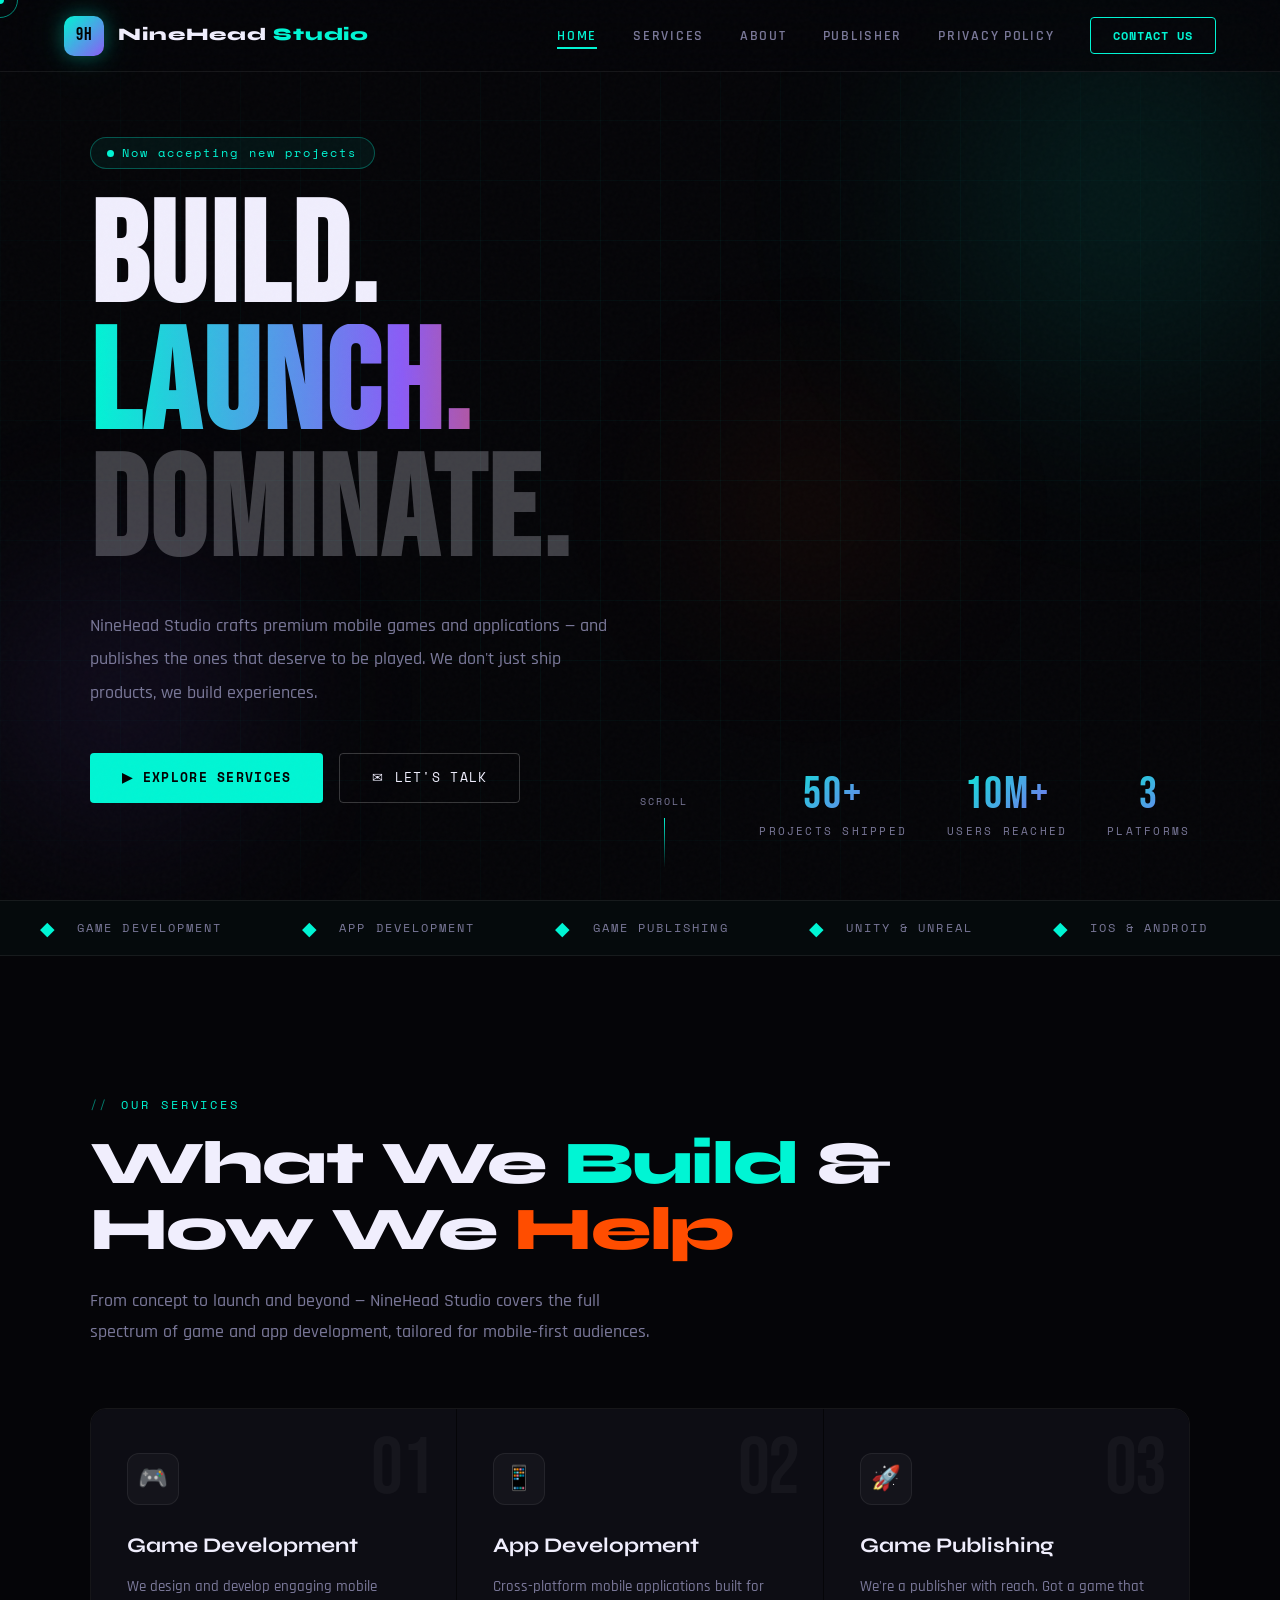
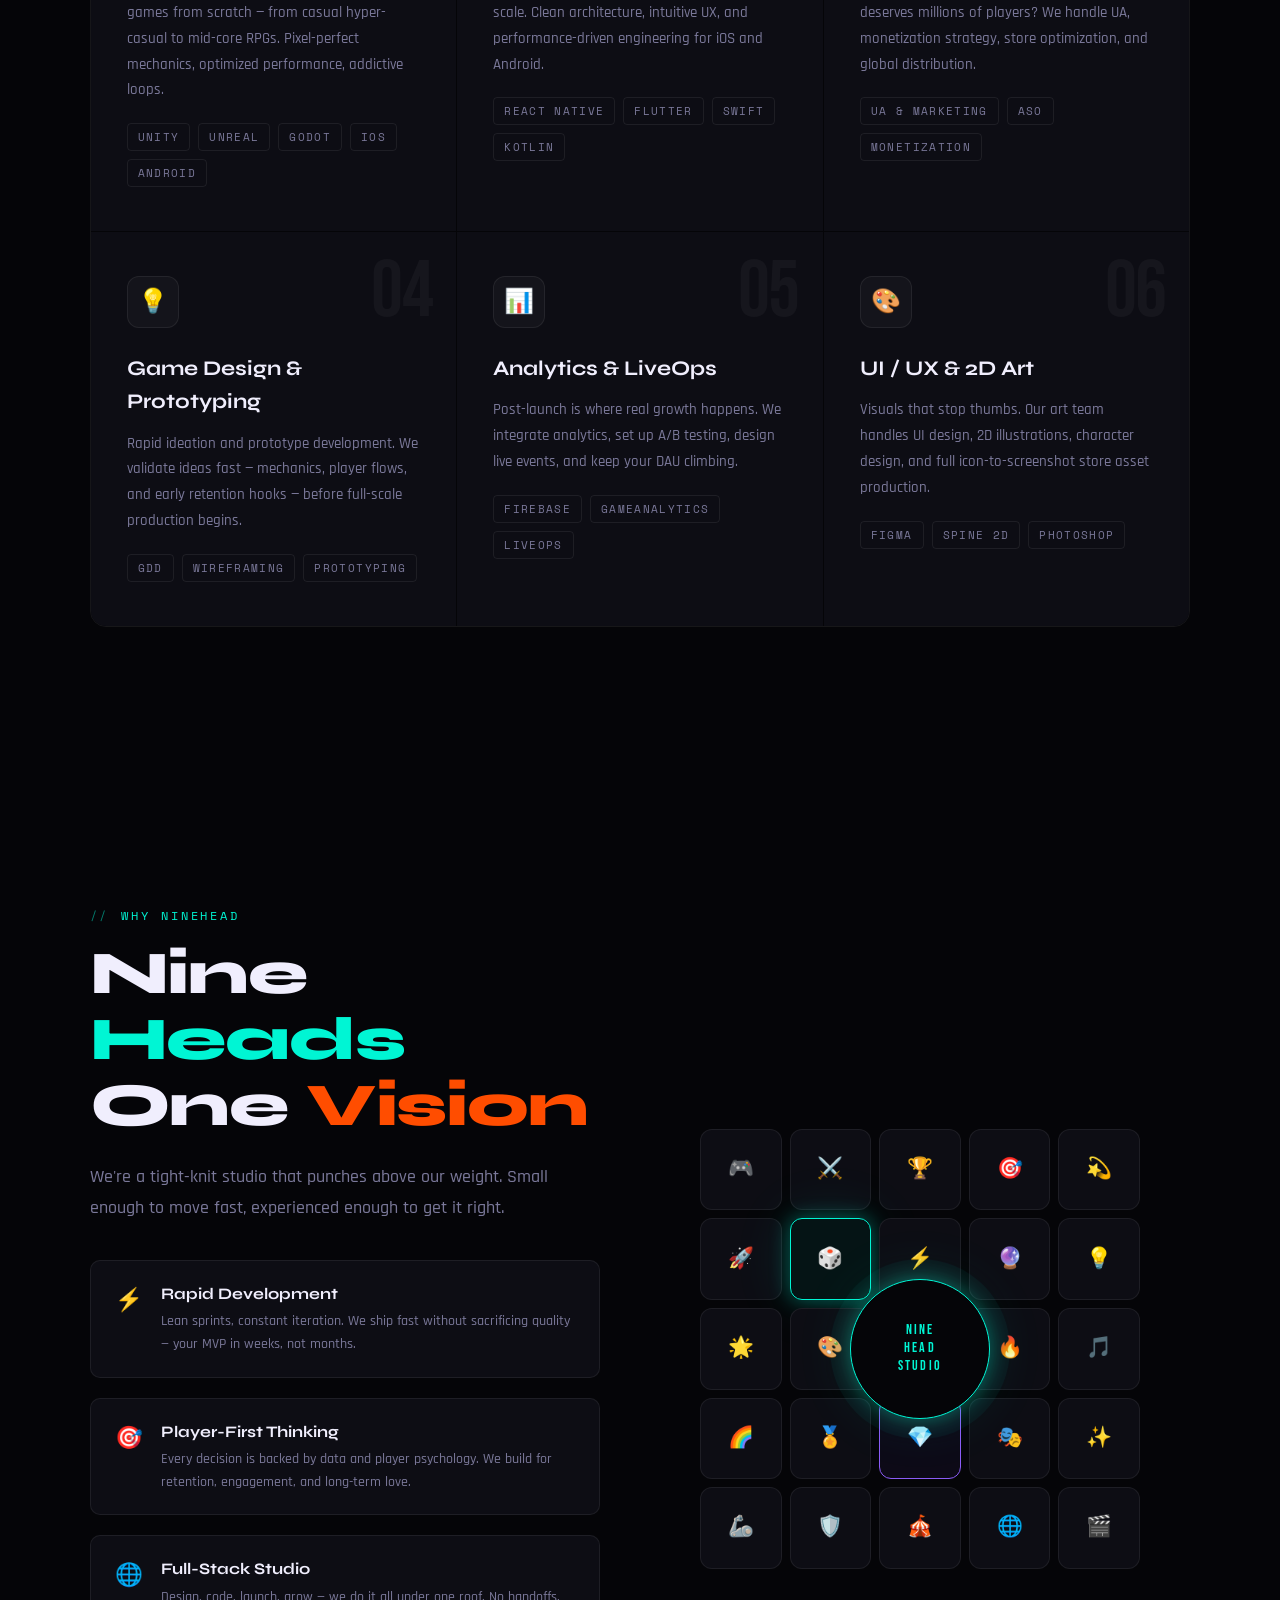
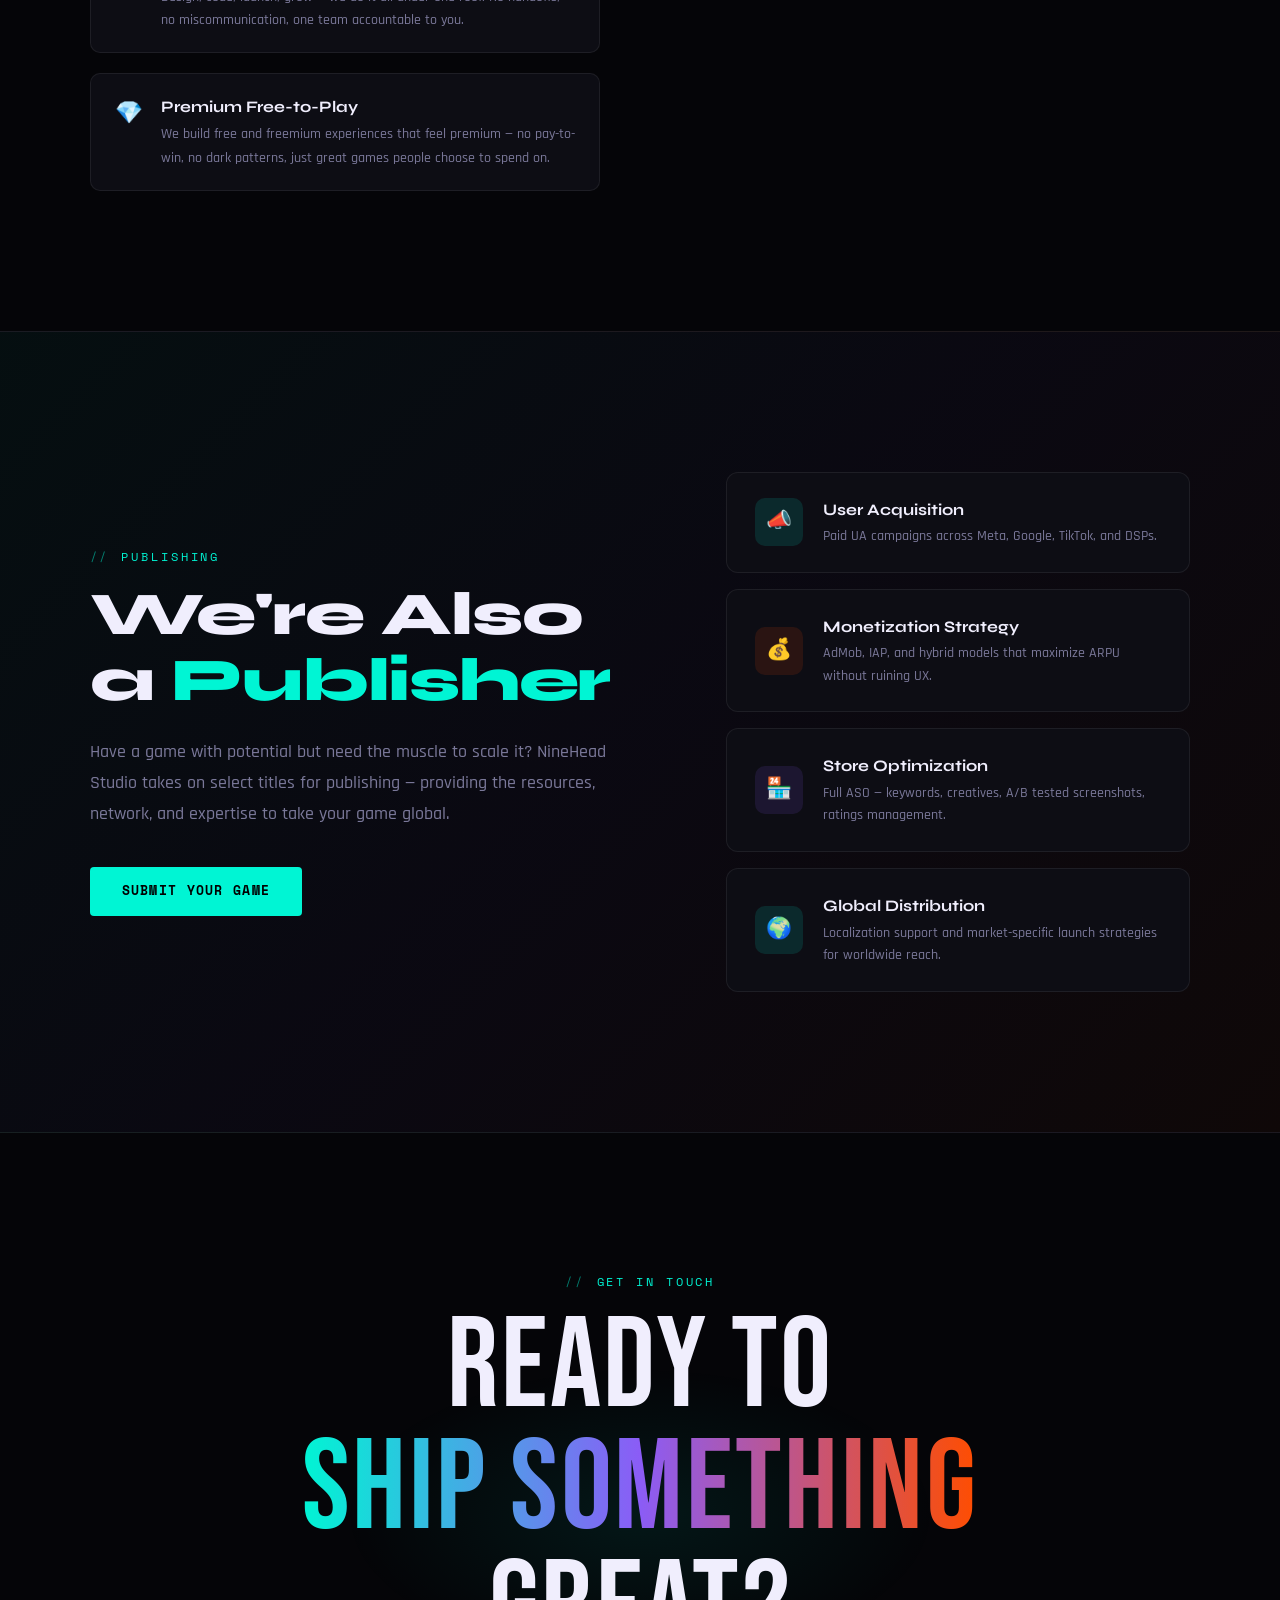
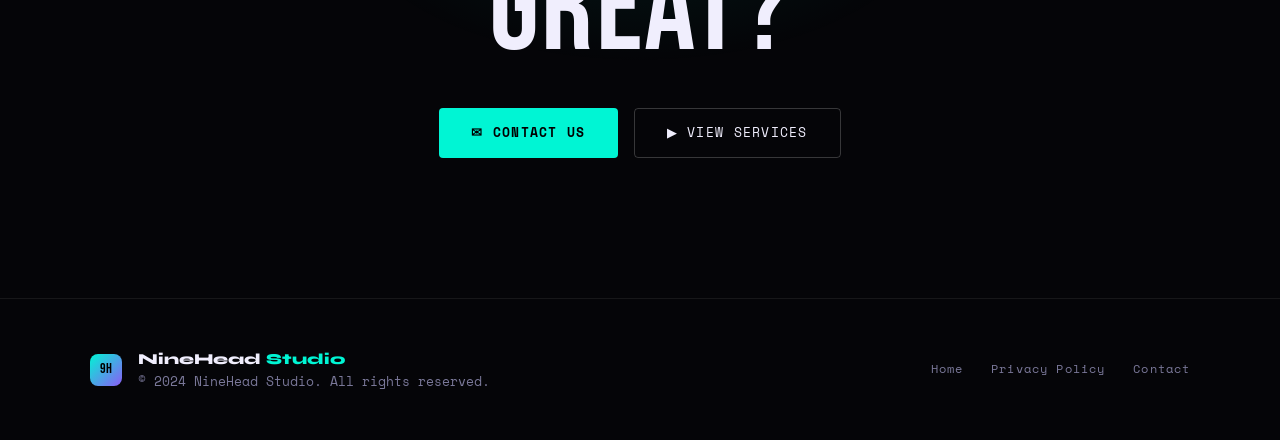
<file: index.html>
<!DOCTYPE html>
<html lang="en">
<head>
  <meta charset="UTF-8" />
  <meta name="viewport" content="width=device-width, initial-scale=1.0" />
  <title>NineHead Studio — Game & App Development</title>
  <meta name="description" content="NineHead Studio — We build, publish, and scale premium games and apps. Your vision, our craft." />
  <meta property="og:title" content="NineHead Studio" />
  <meta property="og:description" content="Game & App Development | Publisher | We build premium digital experiences." />
  <meta name="theme-color" content="#00f5d4" />
  <link rel="icon" type="image/svg+xml" href="data:image/svg+xml,<svg xmlns='http://www.w3.org/2000/svg' viewBox='0 0 100 100'><rect width='100' height='100' rx='20' fill='%2300f5d4'/><text y='.9em' font-size='80' font-family='serif' fill='%23000'>9</text></svg>" />
  <link rel="stylesheet" href="css/style.css" />
</head>
<body>

<!-- Custom Cursor -->
<div class="cursor-dot"></div>
<div class="cursor-ring"></div>

<!-- ─── NAVIGATION ─── -->
<nav class="nav">
  <a href="index.html" class="nav-logo">
    <div class="nav-logo-icon">9H</div>
    <div class="nav-logo-text">NineHead <span>Studio</span></div>
  </a>

  <button class="nav-hamburger" aria-label="Toggle menu">
    <span></span><span></span><span></span>
  </button>

  <ul class="nav-links">
    <li><a href="index.html" class="active">Home</a></li>
    <li><a href="#services">Services</a></li>
    <li><a href="#about">About</a></li>
    <li><a href="#publisher">Publisher</a></li>
    <li><a href="privacy-policy.html">Privacy Policy</a></li>
    <li><a href="mailto:dua.sahil9@gmail.com" class="nav-cta">Contact Us</a></li>
  </ul>
</nav>

<!-- ─── HERO ─── -->
<section class="hero">
  <div class="hero-grid-bg"></div>
  <div class="hero-orb hero-orb-1"></div>
  <div class="hero-orb hero-orb-2"></div>
  <div class="hero-orb hero-orb-3"></div>

  <div class="hero-content">
    <div class="hero-badge">
      <span class="hero-badge-dot"></span>
      Now accepting new projects
    </div>

    <h1 class="hero-title">
      <span class="line1">BUILD.</span>
      <span class="line2">LAUNCH.</span>
      <span class="line3">DOMINATE.</span>
    </h1>

    <p class="hero-desc">
      NineHead Studio crafts premium mobile games and applications — and publishes the ones that deserve to be played. We don't just ship products, we build experiences.
    </p>

    <div class="hero-actions">
      <a href="#services" class="btn btn-primary">
        <span>&#9654;</span> Explore Services
      </a>
      <a href="mailto:dua.sahil9@gmail.com" class="btn btn-outline">
        <span>✉</span> Let's Talk
      </a>
    </div>
  </div>

  <div class="hero-stats">
    <div class="hero-stat">
      <div class="hero-stat-num" data-count="50" data-suffix="+">0+</div>
      <div class="hero-stat-label">Projects Shipped</div>
    </div>
    <div class="hero-stat">
      <div class="hero-stat-num" data-count="10" data-suffix="M+">0M+</div>
      <div class="hero-stat-label">Users Reached</div>
    </div>
    <div class="hero-stat">
      <div class="hero-stat-num" data-count="3" data-suffix="">0</div>
      <div class="hero-stat-label">Platforms</div>
    </div>
  </div>

  <div class="hero-scroll">
    <div class="hero-scroll-text">SCROLL</div>
    <div class="hero-scroll-line"></div>
  </div>
</section>

<!-- ─── MARQUEE ─── -->
<div class="marquee-wrap">
  <div class="marquee-track">
    <!-- First set -->
    <div class="marquee-item"><span class="dot">◆</span> Game Development</div>
    <div class="marquee-item"><span class="dot">◆</span> App Development</div>
    <div class="marquee-item"><span class="dot">◆</span> Game Publishing</div>
    <div class="marquee-item"><span class="dot">◆</span> Unity &amp; Unreal</div>
    <div class="marquee-item"><span class="dot">◆</span> iOS &amp; Android</div>
    <div class="marquee-item"><span class="dot">◆</span> Monetization</div>
    <div class="marquee-item"><span class="dot">◆</span> ASO Optimization</div>
    <div class="marquee-item"><span class="dot">◆</span> UI / UX Design</div>
    <div class="marquee-item"><span class="dot">◆</span> LiveOps Support</div>
    <!-- Duplicate for seamless loop -->
    <div class="marquee-item"><span class="dot">◆</span> Game Development</div>
    <div class="marquee-item"><span class="dot">◆</span> App Development</div>
    <div class="marquee-item"><span class="dot">◆</span> Game Publishing</div>
    <div class="marquee-item"><span class="dot">◆</span> Unity &amp; Unreal</div>
    <div class="marquee-item"><span class="dot">◆</span> iOS &amp; Android</div>
    <div class="marquee-item"><span class="dot">◆</span> Monetization</div>
    <div class="marquee-item"><span class="dot">◆</span> ASO Optimization</div>
    <div class="marquee-item"><span class="dot">◆</span> UI / UX Design</div>
    <div class="marquee-item"><span class="dot">◆</span> LiveOps Support</div>
  </div>
</div>

<!-- ─── SERVICES ─── -->
<section class="section" id="services">
  <div class="section-label reveal">Our Services</div>
  <div class="section-title reveal">
    What We <span class="highlight">Build</span> &amp;<br>
    How We <span class="fire">Help</span>
  </div>
  <p class="section-sub reveal">
    From concept to launch and beyond — NineHead Studio covers the full spectrum of game and app development, tailored for mobile-first audiences.
  </p>

  <div class="services-grid">

    <div class="service-card reveal">
      <div class="service-number">01</div>
      <div class="service-icon">🎮</div>
      <h3 class="service-title">Game Development</h3>
      <p class="service-desc">We design and develop engaging mobile games from scratch — from casual hyper-casual to mid-core RPGs. Pixel-perfect mechanics, optimized performance, addictive loops.</p>
      <div class="service-tags">
        <span class="service-tag">Unity</span>
        <span class="service-tag">Unreal</span>
        <span class="service-tag">Godot</span>
        <span class="service-tag">iOS</span>
        <span class="service-tag">Android</span>
      </div>
    </div>

    <div class="service-card reveal reveal-delay-1">
      <div class="service-number">02</div>
      <div class="service-icon">📱</div>
      <h3 class="service-title">App Development</h3>
      <p class="service-desc">Cross-platform mobile applications built for scale. Clean architecture, intuitive UX, and performance-driven engineering for iOS and Android.</p>
      <div class="service-tags">
        <span class="service-tag">React Native</span>
        <span class="service-tag">Flutter</span>
        <span class="service-tag">Swift</span>
        <span class="service-tag">Kotlin</span>
      </div>
    </div>

    <div class="service-card reveal reveal-delay-2">
      <div class="service-number">03</div>
      <div class="service-icon">🚀</div>
      <h3 class="service-title">Game Publishing</h3>
      <p class="service-desc">We're a publisher with reach. Got a game that deserves millions of players? We handle UA, monetization strategy, store optimization, and global distribution.</p>
      <div class="service-tags">
        <span class="service-tag">UA &amp; Marketing</span>
        <span class="service-tag">ASO</span>
        <span class="service-tag">Monetization</span>
      </div>
    </div>

    <div class="service-card reveal">
      <div class="service-number">04</div>
      <div class="service-icon">💡</div>
      <h3 class="service-title">Game Design &amp; Prototyping</h3>
      <p class="service-desc">Rapid ideation and prototype development. We validate ideas fast — mechanics, player flows, and early retention hooks — before full-scale production begins.</p>
      <div class="service-tags">
        <span class="service-tag">GDD</span>
        <span class="service-tag">Wireframing</span>
        <span class="service-tag">Prototyping</span>
      </div>
    </div>

    <div class="service-card reveal reveal-delay-1">
      <div class="service-number">05</div>
      <div class="service-icon">📊</div>
      <h3 class="service-title">Analytics &amp; LiveOps</h3>
      <p class="service-desc">Post-launch is where real growth happens. We integrate analytics, set up A/B testing, design live events, and keep your DAU climbing.</p>
      <div class="service-tags">
        <span class="service-tag">Firebase</span>
        <span class="service-tag">GameAnalytics</span>
        <span class="service-tag">LiveOps</span>
      </div>
    </div>

    <div class="service-card reveal reveal-delay-2">
      <div class="service-number">06</div>
      <div class="service-icon">🎨</div>
      <h3 class="service-title">UI / UX &amp; 2D Art</h3>
      <p class="service-desc">Visuals that stop thumbs. Our art team handles UI design, 2D illustrations, character design, and full icon-to-screenshot store asset production.</p>
      <div class="service-tags">
        <span class="service-tag">Figma</span>
        <span class="service-tag">Spine 2D</span>
        <span class="service-tag">Photoshop</span>
      </div>
    </div>

  </div>
</section>

<!-- ─── ABOUT / WHY US ─── -->
<section class="section" id="about">
  <div class="about-wrap">
    <div>
      <div class="section-label reveal">Why NineHead</div>
      <h2 class="section-title reveal">
        Nine <span class="highlight">Heads</span><br>One <span class="fire">Vision</span>
      </h2>
      <p class="section-sub reveal">We're a tight-knit studio that punches above our weight. Small enough to move fast, experienced enough to get it right.</p>

      <div class="feature-list">
        <div class="feature-item reveal">
          <div class="feature-icon">⚡</div>
          <div class="feature-text">
            <h4>Rapid Development</h4>
            <p>Lean sprints, constant iteration. We ship fast without sacrificing quality — your MVP in weeks, not months.</p>
          </div>
        </div>
        <div class="feature-item reveal reveal-delay-1">
          <div class="feature-icon">🎯</div>
          <div class="feature-text">
            <h4>Player-First Thinking</h4>
            <p>Every decision is backed by data and player psychology. We build for retention, engagement, and long-term love.</p>
          </div>
        </div>
        <div class="feature-item reveal reveal-delay-2">
          <div class="feature-icon">🌐</div>
          <div class="feature-text">
            <h4>Full-Stack Studio</h4>
            <p>Design, code, launch, grow — we do it all under one roof. No handoffs, no miscommunication, one team accountable to you.</p>
          </div>
        </div>
        <div class="feature-item reveal reveal-delay-3">
          <div class="feature-icon">💎</div>
          <div class="feature-text">
            <h4>Premium Free-to-Play</h4>
            <p>We build free and freemium experiences that feel premium — no pay-to-win, no dark patterns, just great games people choose to spend on.</p>
          </div>
        </div>
      </div>
    </div>

    <div class="about-visual reveal">
      <div class="about-hex-grid">
        <div class="about-hex">🎮</div>
        <div class="about-hex">⚔️</div>
        <div class="about-hex">🏆</div>
        <div class="about-hex">🎯</div>
        <div class="about-hex">💫</div>
        <div class="about-hex">🚀</div>
        <div class="about-hex">🎲</div>
        <div class="about-hex">⚡</div>
        <div class="about-hex">🔮</div>
        <div class="about-hex">💡</div>
        <div class="about-hex">🌟</div>
        <div class="about-hex">🎨</div>
        <div class="about-hex">📱</div>
        <div class="about-hex">🔥</div>
        <div class="about-hex">🎵</div>
        <div class="about-hex">🌈</div>
        <div class="about-hex">🏅</div>
        <div class="about-hex">💎</div>
        <div class="about-hex">🎭</div>
        <div class="about-hex">✨</div>
        <div class="about-hex">🦾</div>
        <div class="about-hex">🛡️</div>
        <div class="about-hex">🎪</div>
        <div class="about-hex">🌐</div>
        <div class="about-hex">🎬</div>
      </div>
      <div class="about-center-badge">
        <div class="about-center-badge-text">NINE<br>HEAD<br>STUDIO</div>
      </div>
    </div>
  </div>
</section>

<!-- ─── PUBLISHER ─── -->
<section class="section publisher-section" id="publisher">
  <div class="publisher-inner">
    <div>
      <div class="section-label reveal">Publishing</div>
      <h2 class="section-title reveal">
        We're Also a <span class="highlight">Publisher</span>
      </h2>
      <p class="section-sub reveal">
        Have a game with potential but need the muscle to scale it? NineHead Studio takes on select titles for publishing — providing the resources, network, and expertise to take your game global.
      </p>
      <br>
      <div class="hero-actions reveal" style="margin-top: 12px;">
        <a href="mailto:dua.sahil9@gmail.com" class="btn btn-primary">Submit Your Game</a>
      </div>
    </div>

    <div class="pub-cards">
      <div class="pub-card reveal">
        <div class="pub-card-icon neon">📣</div>
        <div>
          <h4>User Acquisition</h4>
          <p>Paid UA campaigns across Meta, Google, TikTok, and DSPs.</p>
        </div>
      </div>
      <div class="pub-card reveal reveal-delay-1">
        <div class="pub-card-icon fire">💰</div>
        <div>
          <h4>Monetization Strategy</h4>
          <p>AdMob, IAP, and hybrid models that maximize ARPU without ruining UX.</p>
        </div>
      </div>
      <div class="pub-card reveal reveal-delay-2">
        <div class="pub-card-icon pur">🏪</div>
        <div>
          <h4>Store Optimization</h4>
          <p>Full ASO — keywords, creatives, A/B tested screenshots, ratings management.</p>
        </div>
      </div>
      <div class="pub-card reveal reveal-delay-3">
        <div class="pub-card-icon neon">🌍</div>
        <div>
          <h4>Global Distribution</h4>
          <p>Localization support and market-specific launch strategies for worldwide reach.</p>
        </div>
      </div>
    </div>
  </div>
</section>

<!-- ─── CTA ─── -->
<section class="section cta-section">
  <div class="section-label reveal" style="justify-content:center;">Get in touch</div>
  <div class="cta-big reveal">
    READY TO<br><span>SHIP SOMETHING</span><br>GREAT?
  </div>
  <div class="cta-actions reveal">
    <a href="mailto:dua.sahil9@gmail.com" class="btn btn-primary">✉ Contact Us</a>
    <a href="#services" class="btn btn-outline">&#9654; View Services</a>
  </div>
</section>

<!-- ─── FOOTER ─── -->
<footer>
  <div class="footer-left">
    <div class="footer-logo-icon">9H</div>
    <div>
      <div class="footer-brand">NineHead <span>Studio</span></div>
      <div class="footer-copy">© 2024 NineHead Studio. All rights reserved.</div>
    </div>
  </div>
  <div class="footer-links">
    <a href="index.html">Home</a>
    <a href="privacy-policy.html">Privacy Policy</a>
    <a href="mailto:dua.sahil9@gmail.com">Contact</a>
  </div>
</footer>

<script src="js/main.js"></script>
</body>
</html>
</file>
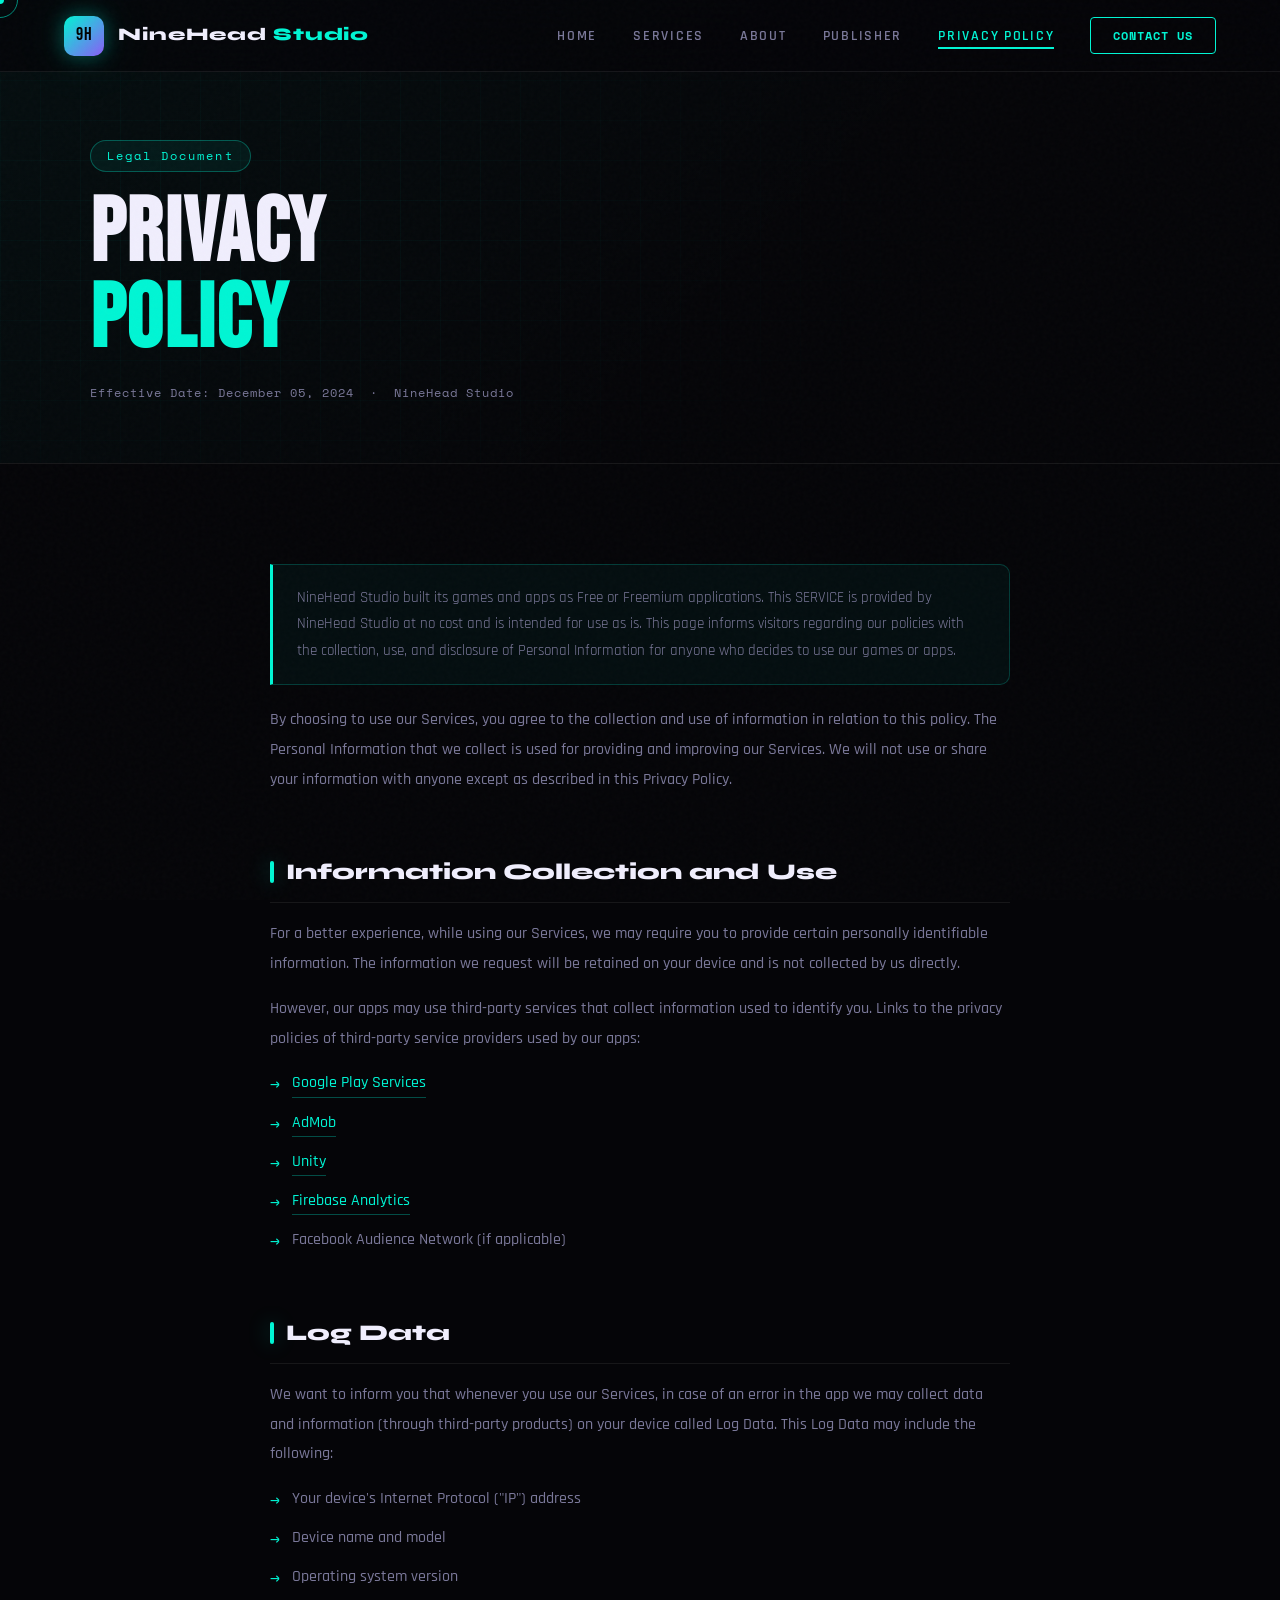
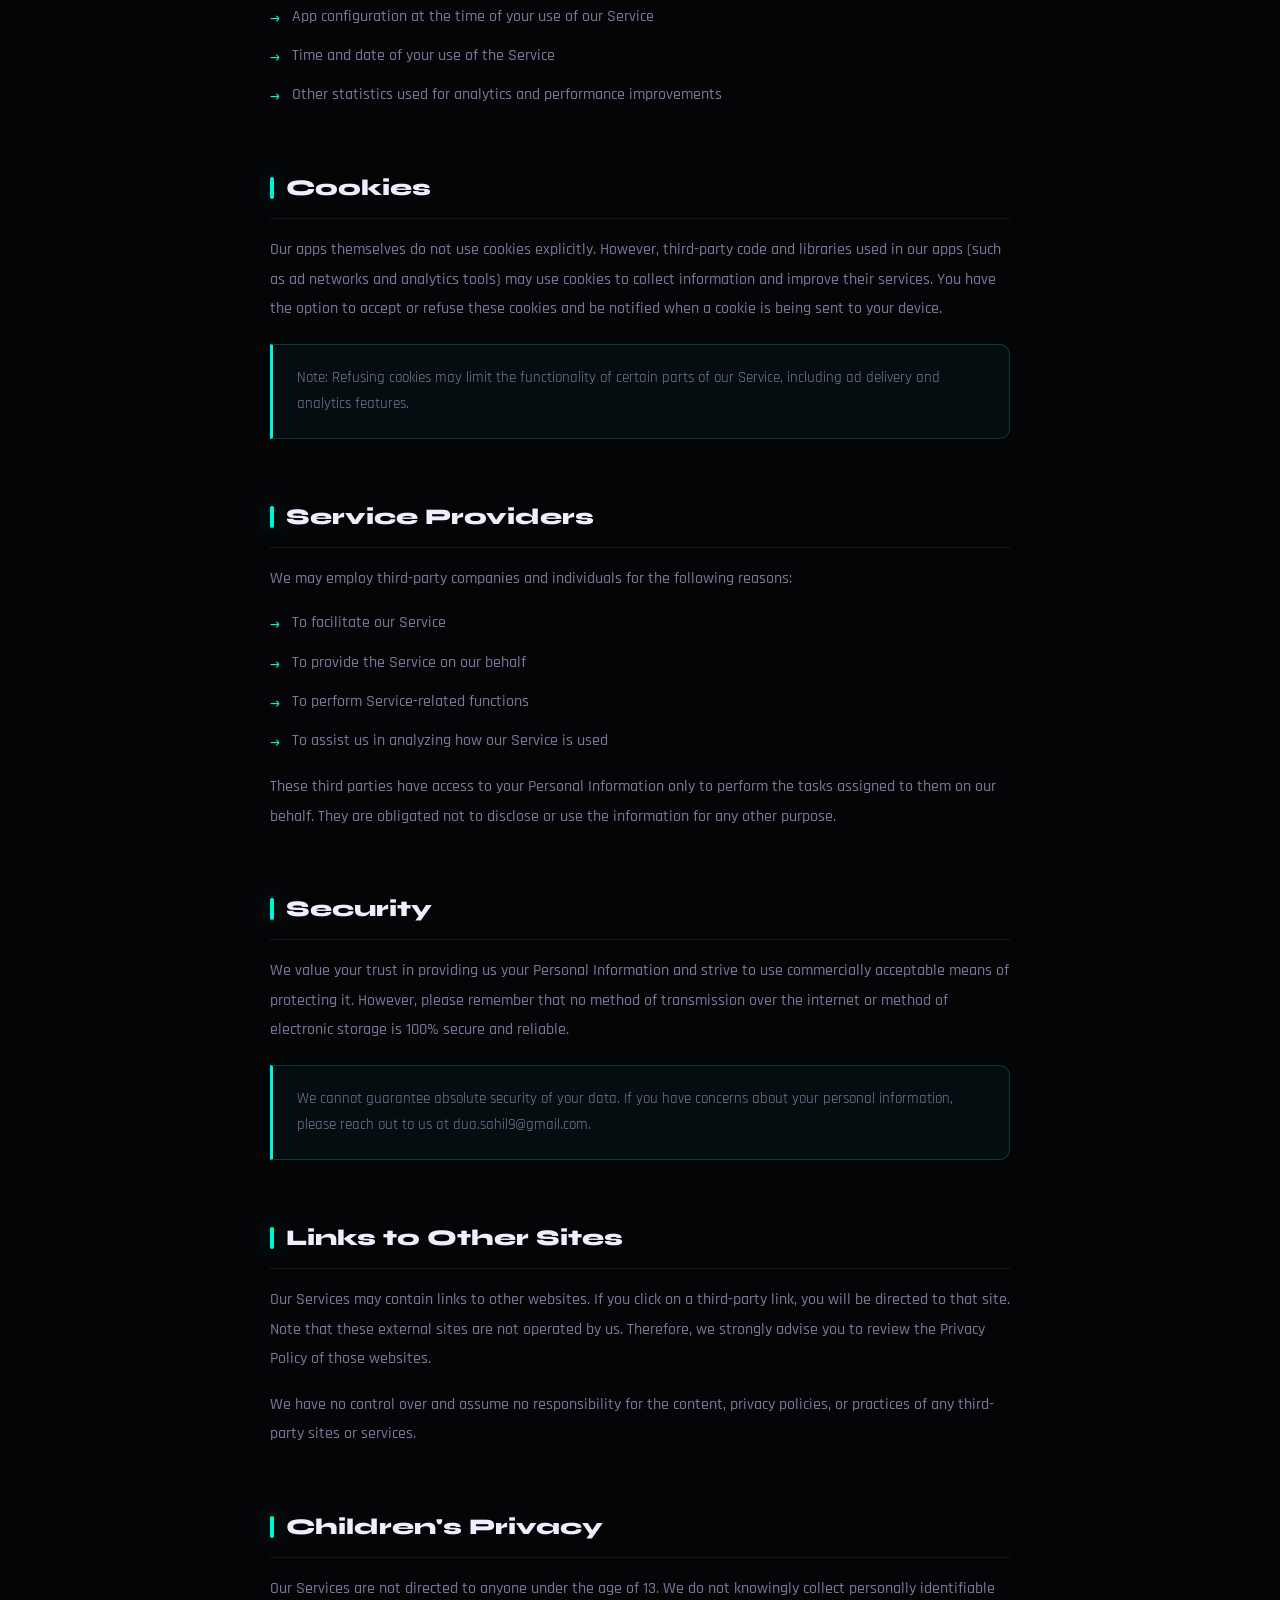
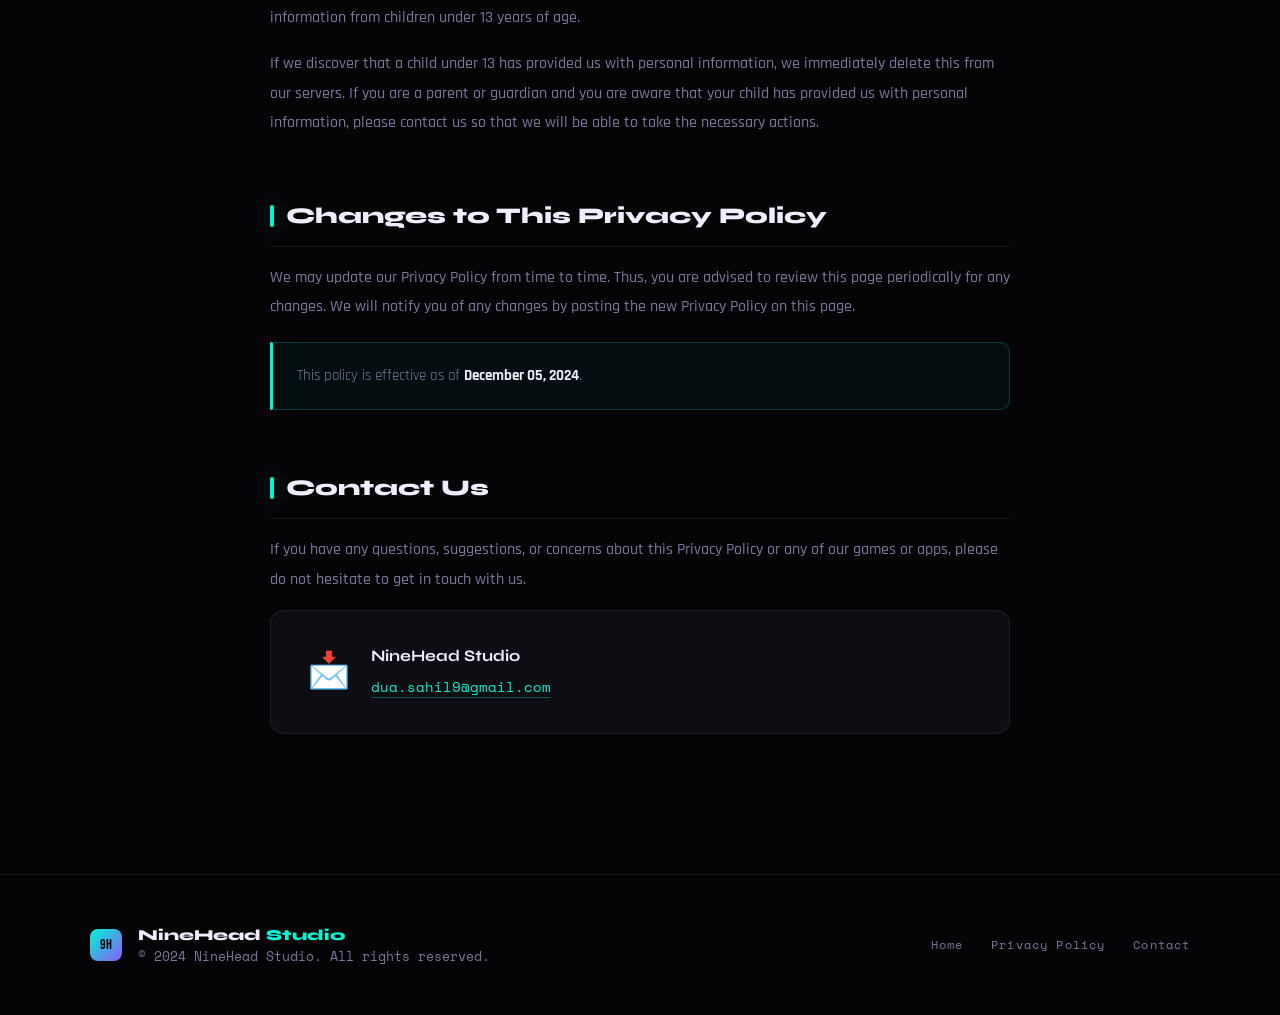
<file: privacy-policy.html>
<!DOCTYPE html>
<html lang="en">
<head>
  <meta charset="UTF-8" />
  <meta name="viewport" content="width=device-width, initial-scale=1.0" />
  <title>Privacy Policy — NineHead Studio</title>
  <meta name="description" content="Privacy Policy for NineHead Studio games and applications." />
  <meta name="theme-color" content="#00f5d4" />
  <link rel="icon" type="image/svg+xml" href="data:image/svg+xml,<svg xmlns='http://www.w3.org/2000/svg' viewBox='0 0 100 100'><rect width='100' height='100' rx='20' fill='%2300f5d4'/><text y='.9em' font-size='80' font-family='serif' fill='%23000'>9</text></svg>" />
  <link rel="stylesheet" href="css/style.css" />
</head>
<body>

<!-- Custom Cursor -->
<div class="cursor-dot"></div>
<div class="cursor-ring"></div>

<!-- ─── NAVIGATION ─── -->
<nav class="nav">
  <a href="index.html" class="nav-logo">
    <div class="nav-logo-icon">9H</div>
    <div class="nav-logo-text">NineHead <span>Studio</span></div>
  </a>

  <button class="nav-hamburger" aria-label="Toggle menu">
    <span></span><span></span><span></span>
  </button>

  <ul class="nav-links">
    <li><a href="index.html">Home</a></li>
    <li><a href="index.html#services">Services</a></li>
    <li><a href="index.html#about">About</a></li>
    <li><a href="index.html#publisher">Publisher</a></li>
    <li><a href="privacy-policy.html" class="active">Privacy Policy</a></li>
    <li><a href="mailto:dua.sahil9@gmail.com" class="nav-cta">Contact Us</a></li>
  </ul>
</nav>

<!-- ─── HERO ─── -->
<div class="pp-hero">
  <div class="pp-hero-bg"></div>
  <div class="pp-hero-grid"></div>
  <div class="pp-badge">Legal Document</div>
  <h1 class="pp-title">Privacy<br><span>Policy</span></h1>
  <p class="pp-meta">Effective Date: December 05, 2024 &nbsp;·&nbsp; NineHead Studio</p>
</div>

<!-- ─── CONTENT ─── -->
<div class="pp-content">

  <!-- Intro -->
  <div class="pp-section reveal">
    <div class="pp-highlight-box">
      NineHead Studio built its games and apps as Free or Freemium applications. This SERVICE is provided by NineHead Studio at no cost and is intended for use as is. This page informs visitors regarding our policies with the collection, use, and disclosure of Personal Information for anyone who decides to use our games or apps.
    </div>
    <p class="pp-text">
      By choosing to use our Services, you agree to the collection and use of information in relation to this policy. The Personal Information that we collect is used for providing and improving our Services. We will not use or share your information with anyone except as described in this Privacy Policy.
    </p>
  </div>

  <!-- Information Collection -->
  <div class="pp-section reveal">
    <h2 class="pp-section-title">Information Collection and Use</h2>
    <p class="pp-text">
      For a better experience, while using our Services, we may require you to provide certain personally identifiable information. The information we request will be retained on your device and is not collected by us directly.
    </p>
    <p class="pp-text">
      However, our apps may use third-party services that collect information used to identify you. Links to the privacy policies of third-party service providers used by our apps:
    </p>
    <ul class="pp-list">
      <li><a href="https://policies.google.com/privacy" target="_blank" rel="noopener noreferrer">Google Play Services</a></li>
      <li><a href="https://support.google.com/admob/answer/6128543" target="_blank" rel="noopener noreferrer">AdMob</a></li>
      <li><a href="https://unity.com/legal/privacy-policy" target="_blank" rel="noopener noreferrer">Unity</a></li>
      <li><a href="https://firebase.google.com/support/privacy" target="_blank" rel="noopener noreferrer">Firebase Analytics</a></li>
      <li>Facebook Audience Network (if applicable)</li>
    </ul>
  </div>

  <!-- Log Data -->
  <div class="pp-section reveal">
    <h2 class="pp-section-title">Log Data</h2>
    <p class="pp-text">
      We want to inform you that whenever you use our Services, in case of an error in the app we may collect data and information (through third-party products) on your device called Log Data. This Log Data may include the following:
    </p>
    <ul class="pp-list">
      <li>Your device's Internet Protocol ("IP") address</li>
      <li>Device name and model</li>
      <li>Operating system version</li>
      <li>App configuration at the time of your use of our Service</li>
      <li>Time and date of your use of the Service</li>
      <li>Other statistics used for analytics and performance improvements</li>
    </ul>
  </div>

  <!-- Cookies -->
  <div class="pp-section reveal">
    <h2 class="pp-section-title">Cookies</h2>
    <p class="pp-text">
      Our apps themselves do not use cookies explicitly. However, third-party code and libraries used in our apps (such as ad networks and analytics tools) may use cookies to collect information and improve their services. You have the option to accept or refuse these cookies and be notified when a cookie is being sent to your device.
    </p>
    <div class="pp-highlight-box">
      Note: Refusing cookies may limit the functionality of certain parts of our Service, including ad delivery and analytics features.
    </div>
  </div>

  <!-- Service Providers -->
  <div class="pp-section reveal">
    <h2 class="pp-section-title">Service Providers</h2>
    <p class="pp-text">
      We may employ third-party companies and individuals for the following reasons:
    </p>
    <ul class="pp-list">
      <li>To facilitate our Service</li>
      <li>To provide the Service on our behalf</li>
      <li>To perform Service-related functions</li>
      <li>To assist us in analyzing how our Service is used</li>
    </ul>
    <p class="pp-text">
      These third parties have access to your Personal Information only to perform the tasks assigned to them on our behalf. They are obligated not to disclose or use the information for any other purpose.
    </p>
  </div>

  <!-- Security -->
  <div class="pp-section reveal">
    <h2 class="pp-section-title">Security</h2>
    <p class="pp-text">
      We value your trust in providing us your Personal Information and strive to use commercially acceptable means of protecting it. However, please remember that no method of transmission over the internet or method of electronic storage is 100% secure and reliable.
    </p>
    <div class="pp-highlight-box">
      We cannot guarantee absolute security of your data. If you have concerns about your personal information, please reach out to us at dua.sahil9@gmail.com.
    </div>
  </div>

  <!-- Links to Other Sites -->
  <div class="pp-section reveal">
    <h2 class="pp-section-title">Links to Other Sites</h2>
    <p class="pp-text">
      Our Services may contain links to other websites. If you click on a third-party link, you will be directed to that site. Note that these external sites are not operated by us. Therefore, we strongly advise you to review the Privacy Policy of those websites.
    </p>
    <p class="pp-text">
      We have no control over and assume no responsibility for the content, privacy policies, or practices of any third-party sites or services.
    </p>
  </div>

  <!-- Children's Privacy -->
  <div class="pp-section reveal">
    <h2 class="pp-section-title">Children's Privacy</h2>
    <p class="pp-text">
      Our Services are not directed to anyone under the age of 13. We do not knowingly collect personally identifiable information from children under 13 years of age.
    </p>
    <p class="pp-text">
      If we discover that a child under 13 has provided us with personal information, we immediately delete this from our servers. If you are a parent or guardian and you are aware that your child has provided us with personal information, please contact us so that we will be able to take the necessary actions.
    </p>
  </div>

  <!-- Changes -->
  <div class="pp-section reveal">
    <h2 class="pp-section-title">Changes to This Privacy Policy</h2>
    <p class="pp-text">
      We may update our Privacy Policy from time to time. Thus, you are advised to review this page periodically for any changes. We will notify you of any changes by posting the new Privacy Policy on this page.
    </p>
    <div class="pp-highlight-box">
      This policy is effective as of <strong style="color: var(--txt-primary);">December 05, 2024</strong>.
    </div>
  </div>

  <!-- Contact -->
  <div class="pp-section reveal">
    <h2 class="pp-section-title">Contact Us</h2>
    <p class="pp-text">
      If you have any questions, suggestions, or concerns about this Privacy Policy or any of our games or apps, please do not hesitate to get in touch with us.
    </p>
    <div class="pp-contact-card">
      <div class="pp-contact-icon">📩</div>
      <div class="pp-contact-text">
        <h4>NineHead Studio</h4>
        <a href="mailto:dua.sahil9@gmail.com">dua.sahil9@gmail.com</a>
      </div>
    </div>
  </div>

</div>

<!-- ─── FOOTER ─── -->
<footer>
  <div class="footer-left">
    <div class="footer-logo-icon">9H</div>
    <div>
      <div class="footer-brand">NineHead <span>Studio</span></div>
      <div class="footer-copy">© 2024 NineHead Studio. All rights reserved.</div>
    </div>
  </div>
  <div class="footer-links">
    <a href="index.html">Home</a>
    <a href="privacy-policy.html">Privacy Policy</a>
    <a href="mailto:dua.sahil9@gmail.com">Contact</a>
  </div>
</footer>

<script src="js/main.js"></script>
</body>
</html>
</file>
<file: css/style.css>
@import url('https://fonts.googleapis.com/css2?family=Bebas+Neue&family=Rajdhani:wght@400;500;600;700&family=Syne:wght@400;600;700;800&family=Space+Mono:wght@400;700&display=swap');

/* ─── CSS Variables ─────────────────────────────── */
:root {
  --bg-deep:     #050508;
  --bg-card:     #0d0d14;
  --bg-glass:    rgba(255,255,255,0.03);
  --accent-neon: #00f5d4;
  --accent-fire: #ff4d00;
  --accent-volt: #c8ff00;
  --accent-pur:  #8b5cf6;
  --txt-primary: #f0eefd;
  --txt-muted:   #7a7899;
  --border:      rgba(255,255,255,0.07);
  --glow-neon:   0 0 20px rgba(0,245,212,0.35), 0 0 60px rgba(0,245,212,0.12);
  --glow-fire:   0 0 20px rgba(255,77,0,0.4),   0 0 60px rgba(255,77,0,0.15);
}

/* ─── Reset & Base ─────────────────────────────── */
*, *::before, *::after { box-sizing: border-box; margin: 0; padding: 0; }

html { scroll-behavior: smooth; font-size: 16px; }

body {
  background: var(--bg-deep);
  color: var(--txt-primary);
  font-family: 'Rajdhani', sans-serif;
  font-weight: 400;
  line-height: 1.6;
  overflow-x: hidden;
  cursor: none;
}

::selection { background: var(--accent-neon); color: #000; }

/* ─── Custom Cursor ─────────────────────────────── */
.cursor-dot {
  width: 8px; height: 8px;
  background: var(--accent-neon);
  border-radius: 50%;
  position: fixed; top: 0; left: 0;
  pointer-events: none; z-index: 9999;
  transform: translate(-50%,-50%);
  transition: transform 0.1s, background 0.2s;
  box-shadow: var(--glow-neon);
}
.cursor-ring {
  width: 36px; height: 36px;
  border: 1.5px solid var(--accent-neon);
  border-radius: 50%;
  position: fixed; top: 0; left: 0;
  pointer-events: none; z-index: 9998;
  transform: translate(-50%,-50%);
  transition: transform 0.18s ease, width 0.2s, height 0.2s, opacity 0.2s;
  opacity: 0.55;
}
.cursor-ring.hovered { width: 56px; height: 56px; opacity: 0.9; border-color: var(--accent-fire); }

/* ─── Noise Overlay ─────────────────────────────── */
body::before {
  content: '';
  position: fixed; inset: 0;
  background-image: url("data:image/svg+xml,%3Csvg viewBox='0 0 256 256' xmlns='http://www.w3.org/2000/svg'%3E%3Cfilter id='noise'%3E%3CfeTurbulence type='fractalNoise' baseFrequency='0.9' numOctaves='4' stitchTiles='stitch'/%3E%3C/filter%3E%3Crect width='100%25' height='100%25' filter='url(%23noise)' opacity='1'/%3E%3C/svg%3E");
  opacity: 0.022;
  pointer-events: none; z-index: 9000;
}

/* ─── Scrollbar ─────────────────────────────────── */
::-webkit-scrollbar { width: 5px; }
::-webkit-scrollbar-track { background: var(--bg-deep); }
::-webkit-scrollbar-thumb { background: var(--accent-neon); border-radius: 99px; }

/* ─── Navigation ─────────────────────────────────── */
.nav {
  position: fixed; top: 0; left: 0; right: 0;
  z-index: 1000;
  padding: 0 clamp(20px, 5vw, 80px);
  display: flex; align-items: center; justify-content: space-between;
  height: 72px;
  border-bottom: 1px solid var(--border);
  backdrop-filter: blur(20px);
  background: rgba(5,5,8,0.75);
  transition: background 0.3s;
}

.nav-logo {
  display: flex; align-items: center; gap: 14px;
  text-decoration: none;
}
.nav-logo-icon {
  width: 40px; height: 40px;
  background: linear-gradient(135deg, var(--accent-neon), var(--accent-pur));
  border-radius: 10px;
  display: grid; place-items: center;
  font-family: 'Bebas Neue', sans-serif;
  font-size: 18px; color: #000;
  letter-spacing: 1px;
  box-shadow: var(--glow-neon);
  flex-shrink: 0;
}
.nav-logo-text {
  font-family: 'Syne', sans-serif;
  font-weight: 800; font-size: 1.1rem;
  letter-spacing: 0.05em;
  color: var(--txt-primary);
}
.nav-logo-text span { color: var(--accent-neon); }

.nav-links { display: flex; gap: 36px; list-style: none; }
.nav-links a {
  font-family: 'Rajdhani', sans-serif;
  font-weight: 600; font-size: 0.9rem;
  letter-spacing: 0.12em; text-transform: uppercase;
  color: var(--txt-muted);
  text-decoration: none;
  position: relative;
  transition: color 0.25s;
}
.nav-links a::after {
  content: '';
  position: absolute; bottom: -4px; left: 0; right: 0;
  height: 1.5px; background: var(--accent-neon);
  transform: scaleX(0); transform-origin: left;
  transition: transform 0.3s ease;
}
.nav-links a:hover, .nav-links a.active { color: var(--accent-neon); }
.nav-links a:hover::after, .nav-links a.active::after { transform: scaleX(1); }

.nav-cta {
  padding: 9px 22px;
  background: transparent;
  border: 1.5px solid var(--accent-neon);
  color: var(--accent-neon) !important;
  border-radius: 4px;
  font-family: 'Space Mono', monospace !important;
  font-size: 0.75rem !important;
  letter-spacing: 0.08em !important;
  transition: background 0.25s, box-shadow 0.25s, color 0.25s !important;
}
.nav-cta::after { display: none !important; }
.nav-cta:hover { background: var(--accent-neon) !important; color: #000 !important; box-shadow: var(--glow-neon); }

.nav-hamburger {
  display: none; flex-direction: column; gap: 5px;
  background: none; border: none; cursor: pointer; padding: 4px;
}
.nav-hamburger span { width: 24px; height: 2px; background: var(--txt-primary); display: block; transition: 0.3s; }

/* Mobile nav */
@media (max-width: 768px) {
  .nav-hamburger { display: flex; }
  .nav-links {
    position: fixed; top: 72px; left: 0; right: 0;
    background: rgba(5,5,8,0.98); backdrop-filter: blur(20px);
    flex-direction: column; gap: 0;
    padding: 20px 0;
    border-bottom: 1px solid var(--border);
    transform: translateY(-120%);
    transition: transform 0.35s ease;
  }
  .nav-links.open { transform: translateY(0); }
  .nav-links a { padding: 14px clamp(20px,5vw,80px); display: block; }
  .nav-cta { margin: 10px clamp(20px,5vw,80px); display: inline-block; }
}

/* ─── Buttons ─────────────────────────────────────── */
.btn {
  display: inline-flex; align-items: center; gap: 10px;
  padding: 14px 32px;
  font-family: 'Space Mono', monospace;
  font-size: 0.8rem; letter-spacing: 0.1em; text-transform: uppercase;
  text-decoration: none; border: none; cursor: pointer;
  border-radius: 4px; transition: 0.3s;
  position: relative; overflow: hidden;
}
.btn-primary {
  background: var(--accent-neon); color: #000; font-weight: 700;
}
.btn-primary:hover { box-shadow: var(--glow-neon); transform: translateY(-2px); }
.btn-outline {
  background: transparent;
  border: 1.5px solid rgba(255,255,255,0.2);
  color: var(--txt-primary);
}
.btn-outline:hover { border-color: var(--accent-neon); color: var(--accent-neon); box-shadow: var(--glow-neon); transform: translateY(-2px); }

/* ─── Section Utility ─────────────────────────────── */
.section { padding: clamp(80px, 12vw, 140px) clamp(20px, 7vw, 120px); }
.section-label {
  font-family: 'Space Mono', monospace;
  font-size: 0.72rem; letter-spacing: 0.25em; text-transform: uppercase;
  color: var(--accent-neon); margin-bottom: 16px;
  display: flex; align-items: center; gap: 12px;
}
.section-label::before { content: '//'; opacity: 0.5; }
.section-title {
  font-family: 'Syne', sans-serif;
  font-size: clamp(2.2rem, 5vw, 3.8rem);
  font-weight: 800; line-height: 1.08;
  letter-spacing: -0.02em;
  margin-bottom: 24px;
}
.section-title .highlight { color: var(--accent-neon); }
.section-title .fire { color: var(--accent-fire); }
.section-sub {
  font-size: 1.1rem; color: var(--txt-muted);
  max-width: 560px; line-height: 1.75;
  font-weight: 500;
}

/* ─── HERO ───────────────────────────────────────── */
.hero {
  min-height: 100vh;
  display: flex; align-items: center;
  padding: 100px clamp(20px, 7vw, 120px) 60px;
  position: relative; overflow: hidden;
}

.hero-grid-bg {
  position: absolute; inset: 0;
  background-image:
    linear-gradient(rgba(0,245,212,0.04) 1px, transparent 1px),
    linear-gradient(90deg, rgba(0,245,212,0.04) 1px, transparent 1px);
  background-size: 60px 60px;
  mask-image: radial-gradient(ellipse 80% 80% at 50% 50%, black 30%, transparent 100%);
}

.hero-orb {
  position: absolute; border-radius: 50%;
  filter: blur(80px); pointer-events: none;
}
.hero-orb-1 {
  width: 600px; height: 600px;
  background: radial-gradient(circle, rgba(0,245,212,0.12) 0%, transparent 70%);
  top: -100px; right: -150px;
  animation: orbFloat 8s ease-in-out infinite;
}
.hero-orb-2 {
  width: 400px; height: 400px;
  background: radial-gradient(circle, rgba(139,92,246,0.14) 0%, transparent 70%);
  bottom: 0; left: -80px;
  animation: orbFloat 10s ease-in-out infinite reverse;
}
.hero-orb-3 {
  width: 300px; height: 300px;
  background: radial-gradient(circle, rgba(255,77,0,0.1) 0%, transparent 70%);
  top: 40%; right: 25%;
  animation: orbFloat 7s ease-in-out infinite 2s;
}

@keyframes orbFloat {
  0%, 100% { transform: translateY(0) scale(1); }
  50% { transform: translateY(-40px) scale(1.05); }
}

.hero-content { position: relative; z-index: 2; max-width: 800px; }

.hero-badge {
  display: inline-flex; align-items: center; gap: 8px;
  padding: 6px 16px;
  border: 1px solid rgba(0,245,212,0.3);
  border-radius: 99px;
  background: rgba(0,245,212,0.06);
  font-family: 'Space Mono', monospace;
  font-size: 0.72rem; letter-spacing: 0.18em;
  color: var(--accent-neon);
  margin-bottom: 28px;
  animation: fadeInUp 0.6s ease both;
}
.hero-badge-dot {
  width: 7px; height: 7px; border-radius: 50%;
  background: var(--accent-neon);
  animation: pulse 2s ease infinite;
}
@keyframes pulse {
  0%,100% { opacity: 1; transform: scale(1); }
  50% { opacity: 0.4; transform: scale(0.7); }
}

.hero-title {
  font-family: 'Bebas Neue', sans-serif;
  font-size: clamp(4rem, 11vw, 9rem);
  line-height: 0.9;
  letter-spacing: 0.02em;
  margin-bottom: 32px;
  animation: fadeInUp 0.7s ease 0.1s both;
}
.hero-title .line1 { display: block; color: var(--txt-primary); }
.hero-title .line2 {
  display: block;
  background: linear-gradient(90deg, var(--accent-neon) 0%, var(--accent-pur) 60%, var(--accent-fire) 100%);
  -webkit-background-clip: text; -webkit-text-fill-color: transparent;
  background-clip: text;
}
.hero-title .line3 { display: block; color: rgba(240,238,253,0.25); }

.hero-desc {
  font-size: 1.15rem; color: var(--txt-muted);
  max-width: 520px; line-height: 1.8; font-weight: 500;
  margin-bottom: 44px;
  animation: fadeInUp 0.7s ease 0.2s both;
}
.hero-actions {
  display: flex; gap: 16px; flex-wrap: wrap;
  animation: fadeInUp 0.7s ease 0.3s both;
}

.hero-stats {
  position: absolute; right: clamp(20px,7vw,120px); bottom: 60px;
  display: flex; gap: 40px;
  animation: fadeInUp 0.7s ease 0.4s both;
}
.hero-stat { text-align: center; }
.hero-stat-num {
  font-family: 'Bebas Neue', sans-serif;
  font-size: 2.8rem; letter-spacing: 0.04em;
  background: linear-gradient(135deg, var(--accent-neon), var(--accent-pur));
  -webkit-background-clip: text; -webkit-text-fill-color: transparent;
  background-clip: text; line-height: 1;
}
.hero-stat-label {
  font-size: 0.7rem; letter-spacing: 0.2em; text-transform: uppercase;
  color: var(--txt-muted); margin-top: 4px;
  font-family: 'Space Mono', monospace;
}

.hero-scroll {
  position: absolute; bottom: 32px; left: 50%; transform: translateX(-50%);
  display: flex; flex-direction: column; align-items: center; gap: 8px;
  animation: fadeInUp 1s ease 0.8s both;
}
.hero-scroll-text {
  font-family: 'Space Mono', monospace;
  font-size: 0.65rem; letter-spacing: 0.2em; color: var(--txt-muted);
}
.hero-scroll-line {
  width: 1px; height: 50px;
  background: linear-gradient(to bottom, var(--accent-neon), transparent);
  animation: scrollPulse 2s ease infinite;
}
@keyframes scrollPulse {
  0% { opacity: 0; transform: scaleY(0); transform-origin: top; }
  50% { opacity: 1; transform: scaleY(1); }
  100% { opacity: 0; transform: scaleY(0); transform-origin: bottom; }
}

@keyframes fadeInUp {
  from { opacity: 0; transform: translateY(28px); }
  to { opacity: 1; transform: translateY(0); }
}

/* ─── MARQUEE ─────────────────────────────────────── */
.marquee-wrap {
  border-top: 1px solid var(--border);
  border-bottom: 1px solid var(--border);
  overflow: hidden;
  padding: 18px 0;
  background: rgba(0,245,212,0.02);
}
.marquee-track {
  display: flex; gap: 0;
  animation: marquee 28s linear infinite;
  width: max-content;
}
.marquee-track:hover { animation-play-state: paused; }
.marquee-item {
  display: flex; align-items: center; gap: 20px;
  padding: 0 40px;
  font-family: 'Space Mono', monospace;
  font-size: 0.72rem; letter-spacing: 0.18em;
  text-transform: uppercase; color: var(--txt-muted);
  white-space: nowrap;
}
.marquee-item .dot { color: var(--accent-neon); font-size: 1.2rem; line-height: 0; }
@keyframes marquee {
  from { transform: translateX(0); }
  to { transform: translateX(-50%); }
}

/* ─── SERVICES ─────────────────────────────────────── */
.services-grid {
  display: grid;
  grid-template-columns: repeat(auto-fit, minmax(300px, 1fr));
  gap: 1px;
  border: 1px solid var(--border);
  border-radius: 16px;
  overflow: hidden;
  margin-top: 60px;
}
.service-card {
  background: var(--bg-card);
  padding: 44px 36px;
  position: relative; overflow: hidden;
  transition: background 0.3s;
}
.service-card::before {
  content: '';
  position: absolute; inset: 0;
  background: linear-gradient(135deg, var(--accent-neon), var(--accent-pur));
  opacity: 0; transition: opacity 0.35s;
}
.service-card:hover { background: rgba(0,245,212,0.03); }
.service-card:hover::before { opacity: 0.04; }

.service-number {
  font-family: 'Bebas Neue', sans-serif;
  font-size: 5rem; line-height: 1;
  color: rgba(255,255,255,0.04);
  position: absolute; top: 20px; right: 24px;
  letter-spacing: -0.02em;
  transition: color 0.3s;
}
.service-card:hover .service-number { color: rgba(0,245,212,0.08); }

.service-icon {
  width: 52px; height: 52px;
  border: 1px solid var(--border);
  border-radius: 12px;
  display: grid; place-items: center;
  font-size: 1.5rem;
  margin-bottom: 24px;
  background: var(--bg-glass);
  transition: border-color 0.3s, box-shadow 0.3s;
  position: relative; z-index: 1;
}
.service-card:hover .service-icon { border-color: var(--accent-neon); box-shadow: var(--glow-neon); }
.service-title {
  font-family: 'Syne', sans-serif;
  font-size: 1.3rem; font-weight: 700;
  margin-bottom: 12px;
  position: relative; z-index: 1;
}
.service-desc {
  color: var(--txt-muted); font-size: 0.95rem;
  line-height: 1.7; font-weight: 500;
  position: relative; z-index: 1;
}
.service-tags {
  display: flex; flex-wrap: wrap; gap: 8px;
  margin-top: 20px; position: relative; z-index: 1;
}
.service-tag {
  padding: 4px 10px;
  border: 1px solid var(--border);
  border-radius: 4px;
  font-size: 0.7rem; letter-spacing: 0.12em;
  font-family: 'Space Mono', monospace;
  color: var(--txt-muted);
  text-transform: uppercase;
}

/* ─── ABOUT / WHY ─────────────────────────────────── */
.about-wrap {
  display: grid;
  grid-template-columns: 1fr 1fr;
  gap: 80px; align-items: center;
}
@media (max-width: 900px) { .about-wrap { grid-template-columns: 1fr; gap: 50px; } }

.about-visual {
  position: relative; aspect-ratio: 1;
  max-width: 480px;
}
.about-hex-grid {
  position: absolute; inset: 0;
  display: grid; grid-template-columns: repeat(5, 1fr);
  gap: 8px; padding: 20px;
}
.about-hex {
  aspect-ratio: 1;
  border: 1px solid var(--border);
  border-radius: 12px;
  background: var(--bg-card);
  display: grid; place-items: center;
  font-size: 1.3rem;
  transition: 0.3s;
  animation: hexPop 3s ease infinite;
}
.about-hex:nth-child(odd) { animation-delay: 0.5s; }
.about-hex:nth-child(3n) { animation-delay: 1s; }
.about-hex:nth-child(7) { border-color: var(--accent-neon); box-shadow: var(--glow-neon); background: rgba(0,245,212,0.06); }
.about-hex:nth-child(13) { border-color: var(--accent-fire); box-shadow: var(--glow-fire); background: rgba(255,77,0,0.06); }
.about-hex:nth-child(18) { border-color: var(--accent-pur); background: rgba(139,92,246,0.06); }
@keyframes hexPop {
  0%,100% { transform: scale(1); }
  50% { transform: scale(0.95); }
}
.about-center-badge {
  position: absolute; top: 50%; left: 50%;
  transform: translate(-50%, -50%);
  width: 140px; height: 140px;
  background: var(--bg-deep);
  border: 1.5px solid var(--accent-neon);
  border-radius: 50%;
  display: grid; place-items: center;
  box-shadow: var(--glow-neon), 0 0 0 20px rgba(0,245,212,0.04);
  z-index: 2;
}
.about-center-badge-text {
  font-family: 'Bebas Neue', sans-serif;
  font-size: 0.85rem; letter-spacing: 0.15em;
  text-align: center; line-height: 1.3;
  color: var(--accent-neon);
}

.feature-list { display: flex; flex-direction: column; gap: 20px; margin-top: 36px; }
.feature-item {
  display: flex; gap: 18px; align-items: flex-start;
  padding: 20px 24px;
  border: 1px solid var(--border);
  border-radius: 10px; background: var(--bg-card);
  transition: border-color 0.3s, transform 0.3s;
}
.feature-item:hover { border-color: var(--accent-neon); transform: translateX(6px); }
.feature-icon { font-size: 1.4rem; flex-shrink: 0; margin-top: 2px; }
.feature-text h4 { font-family: 'Syne', sans-serif; font-size: 1rem; font-weight: 700; margin-bottom: 4px; }
.feature-text p { font-size: 0.9rem; color: var(--txt-muted); font-weight: 500; }

/* ─── PUBLISHER SECTION ─────────────────────────────── */
.publisher-section {
  background: linear-gradient(135deg, rgba(0,245,212,0.04) 0%, rgba(139,92,246,0.04) 50%, rgba(255,77,0,0.04) 100%);
  border-top: 1px solid var(--border);
  border-bottom: 1px solid var(--border);
}
.publisher-inner {
  display: grid;
  grid-template-columns: 1.2fr 1fr;
  gap: 80px; align-items: center;
}
@media (max-width: 900px) { .publisher-inner { grid-template-columns: 1fr; gap: 50px; } }

.pub-cards { display: flex; flex-direction: column; gap: 16px; }
.pub-card {
  padding: 24px 28px;
  border: 1px solid var(--border);
  border-radius: 12px; background: var(--bg-card);
  display: flex; align-items: center; gap: 20px;
  transition: 0.3s;
}
.pub-card:hover { border-color: var(--accent-neon); transform: translateX(8px); }
.pub-card-icon {
  width: 48px; height: 48px; flex-shrink: 0;
  border-radius: 10px; display: grid; place-items: center;
  font-size: 1.3rem;
}
.pub-card-icon.neon { background: rgba(0,245,212,0.12); }
.pub-card-icon.fire { background: rgba(255,77,0,0.12); }
.pub-card-icon.pur { background: rgba(139,92,246,0.12); }
.pub-card h4 { font-family: 'Syne', sans-serif; font-size: 1rem; font-weight: 700; margin-bottom: 3px; }
.pub-card p { font-size: 0.88rem; color: var(--txt-muted); font-weight: 500; }

/* ─── CTA SECTION ─────────────────────────────────── */
.cta-section {
  text-align: center;
  position: relative; overflow: hidden;
}
.cta-section::before {
  content: '';
  position: absolute; top: 50%; left: 50%;
  transform: translate(-50%,-50%);
  width: 600px; height: 300px;
  background: radial-gradient(ellipse, rgba(0,245,212,0.08) 0%, transparent 70%);
  pointer-events: none;
}
.cta-big {
  font-family: 'Bebas Neue', sans-serif;
  font-size: clamp(4rem, 10vw, 8rem);
  line-height: 0.95; letter-spacing: 0.02em;
  margin-bottom: 36px;
}
.cta-big span {
  background: linear-gradient(90deg, var(--accent-neon) 0%, var(--accent-pur) 50%, var(--accent-fire) 100%);
  -webkit-background-clip: text; -webkit-text-fill-color: transparent;
  background-clip: text;
}
.cta-actions { display: flex; gap: 16px; justify-content: center; flex-wrap: wrap; }

/* ─── FOOTER ─────────────────────────────────────── */
footer {
  border-top: 1px solid var(--border);
  padding: 48px clamp(20px, 7vw, 120px);
  display: flex; align-items: center; justify-content: space-between;
  flex-wrap: wrap; gap: 24px;
}
.footer-left { display: flex; align-items: center; gap: 16px; }
.footer-logo-icon {
  width: 32px; height: 32px;
  background: linear-gradient(135deg, var(--accent-neon), var(--accent-pur));
  border-radius: 8px; display: grid; place-items: center;
  font-family: 'Bebas Neue', sans-serif; font-size: 14px; color: #000;
}
.footer-brand { font-family: 'Syne', sans-serif; font-weight: 800; font-size: 0.95rem; }
.footer-brand span { color: var(--accent-neon); }
.footer-copy { font-size: 0.8rem; color: var(--txt-muted); font-family: 'Space Mono', monospace; }
.footer-links { display: flex; gap: 28px; }
.footer-links a {
  font-family: 'Space Mono', monospace;
  font-size: 0.72rem; letter-spacing: 0.1em;
  color: var(--txt-muted); text-decoration: none;
  transition: color 0.25s;
}
.footer-links a:hover { color: var(--accent-neon); }

/* ─── PRIVACY POLICY PAGE ─────────────────────────── */
.pp-hero {
  padding: 140px clamp(20px, 7vw, 120px) 60px;
  border-bottom: 1px solid var(--border);
  position: relative; overflow: hidden;
}
.pp-hero-bg {
  position: absolute; inset: 0;
  background: linear-gradient(135deg, rgba(0,245,212,0.04) 0%, transparent 60%);
  pointer-events: none;
}
.pp-hero-grid {
  position: absolute; inset: 0;
  background-image:
    linear-gradient(rgba(0,245,212,0.03) 1px, transparent 1px),
    linear-gradient(90deg, rgba(0,245,212,0.03) 1px, transparent 1px);
  background-size: 40px 40px;
  mask-image: radial-gradient(ellipse 60% 80% at 20% 50%, black 20%, transparent 100%);
}
.pp-badge {
  display: inline-flex; align-items: center; gap: 8px;
  padding: 6px 16px;
  border: 1px solid rgba(0,245,212,0.3);
  border-radius: 99px;
  background: rgba(0,245,212,0.06);
  font-family: 'Space Mono', monospace;
  font-size: 0.72rem; letter-spacing: 0.18em;
  color: var(--accent-neon); margin-bottom: 20px;
  position: relative; z-index: 1;
}
.pp-title {
  font-family: 'Bebas Neue', sans-serif;
  font-size: clamp(3rem, 7vw, 6rem);
  line-height: 0.95; letter-spacing: 0.02em;
  margin-bottom: 20px;
  position: relative; z-index: 1;
}
.pp-title span { color: var(--accent-neon); }
.pp-meta {
  font-family: 'Space Mono', monospace;
  font-size: 0.78rem; color: var(--txt-muted); letter-spacing: 0.08em;
  position: relative; z-index: 1;
}

.pp-content {
  max-width: 860px;
  margin: 0 auto;
  padding: 80px clamp(20px, 7vw, 60px);
}
.pp-section { margin-bottom: 60px; }
.pp-section-title {
  font-family: 'Syne', sans-serif;
  font-size: 1.4rem; font-weight: 800;
  margin-bottom: 16px;
  padding-bottom: 12px;
  border-bottom: 1px solid var(--border);
  display: flex; align-items: center; gap: 12px;
}
.pp-section-title::before {
  content: '';
  width: 4px; height: 22px;
  background: var(--accent-neon);
  border-radius: 2px;
  box-shadow: var(--glow-neon);
}
.pp-text {
  color: var(--txt-muted); font-size: 1rem;
  line-height: 1.85; font-weight: 500;
  margin-bottom: 16px;
}
.pp-list { list-style: none; display: flex; flex-direction: column; gap: 10px; margin-bottom: 16px; }
.pp-list li {
  display: flex; gap: 12px; align-items: flex-start;
  color: var(--txt-muted); font-size: 1rem;
  line-height: 1.7; font-weight: 500;
}
.pp-list li::before {
  content: '→';
  color: var(--accent-neon); flex-shrink: 0;
  margin-top: 2px; font-family: 'Space Mono', monospace;
}
.pp-list li a {
  color: var(--accent-neon); text-decoration: none;
  border-bottom: 1px solid rgba(0,245,212,0.3);
  transition: border-color 0.2s;
}
.pp-list li a:hover { border-color: var(--accent-neon); }

.pp-contact-card {
  border: 1px solid var(--border);
  border-radius: 14px; background: var(--bg-card);
  padding: 32px 36px;
  display: flex; align-items: center; gap: 20px;
  flex-wrap: wrap;
}
.pp-contact-icon { font-size: 2.2rem; }
.pp-contact-text h4 { font-family: 'Syne', sans-serif; font-weight: 700; margin-bottom: 6px; }
.pp-contact-text a {
  color: var(--accent-neon); text-decoration: none;
  font-family: 'Space Mono', monospace; font-size: 0.9rem;
  border-bottom: 1px solid rgba(0,245,212,0.3);
  transition: border-color 0.2s;
}
.pp-contact-text a:hover { border-color: var(--accent-neon); }

.pp-highlight-box {
  border: 1px solid rgba(0,245,212,0.2);
  border-left: 3px solid var(--accent-neon);
  border-radius: 0 10px 10px 0;
  background: rgba(0,245,212,0.04);
  padding: 20px 24px;
  margin: 20px 0;
  color: var(--txt-muted); font-size: 0.95rem; line-height: 1.75;
}

/* ─── Scroll Animations ─────────────────────────── */
.reveal {
  opacity: 0; transform: translateY(32px);
  transition: opacity 0.7s ease, transform 0.7s ease;
}
.reveal.visible { opacity: 1; transform: translateY(0); }
.reveal-delay-1 { transition-delay: 0.1s; }
.reveal-delay-2 { transition-delay: 0.2s; }
.reveal-delay-3 { transition-delay: 0.3s; }

/* ─── Responsive Cleanup ─────────────────────────── */
@media (max-width: 600px) {
  .hero-stats { display: none; }
  .hero-scroll { display: none; }
  .cta-actions { flex-direction: column; align-items: center; }
  footer { flex-direction: column; text-align: center; }
  .footer-links { justify-content: center; }
}
</file>
